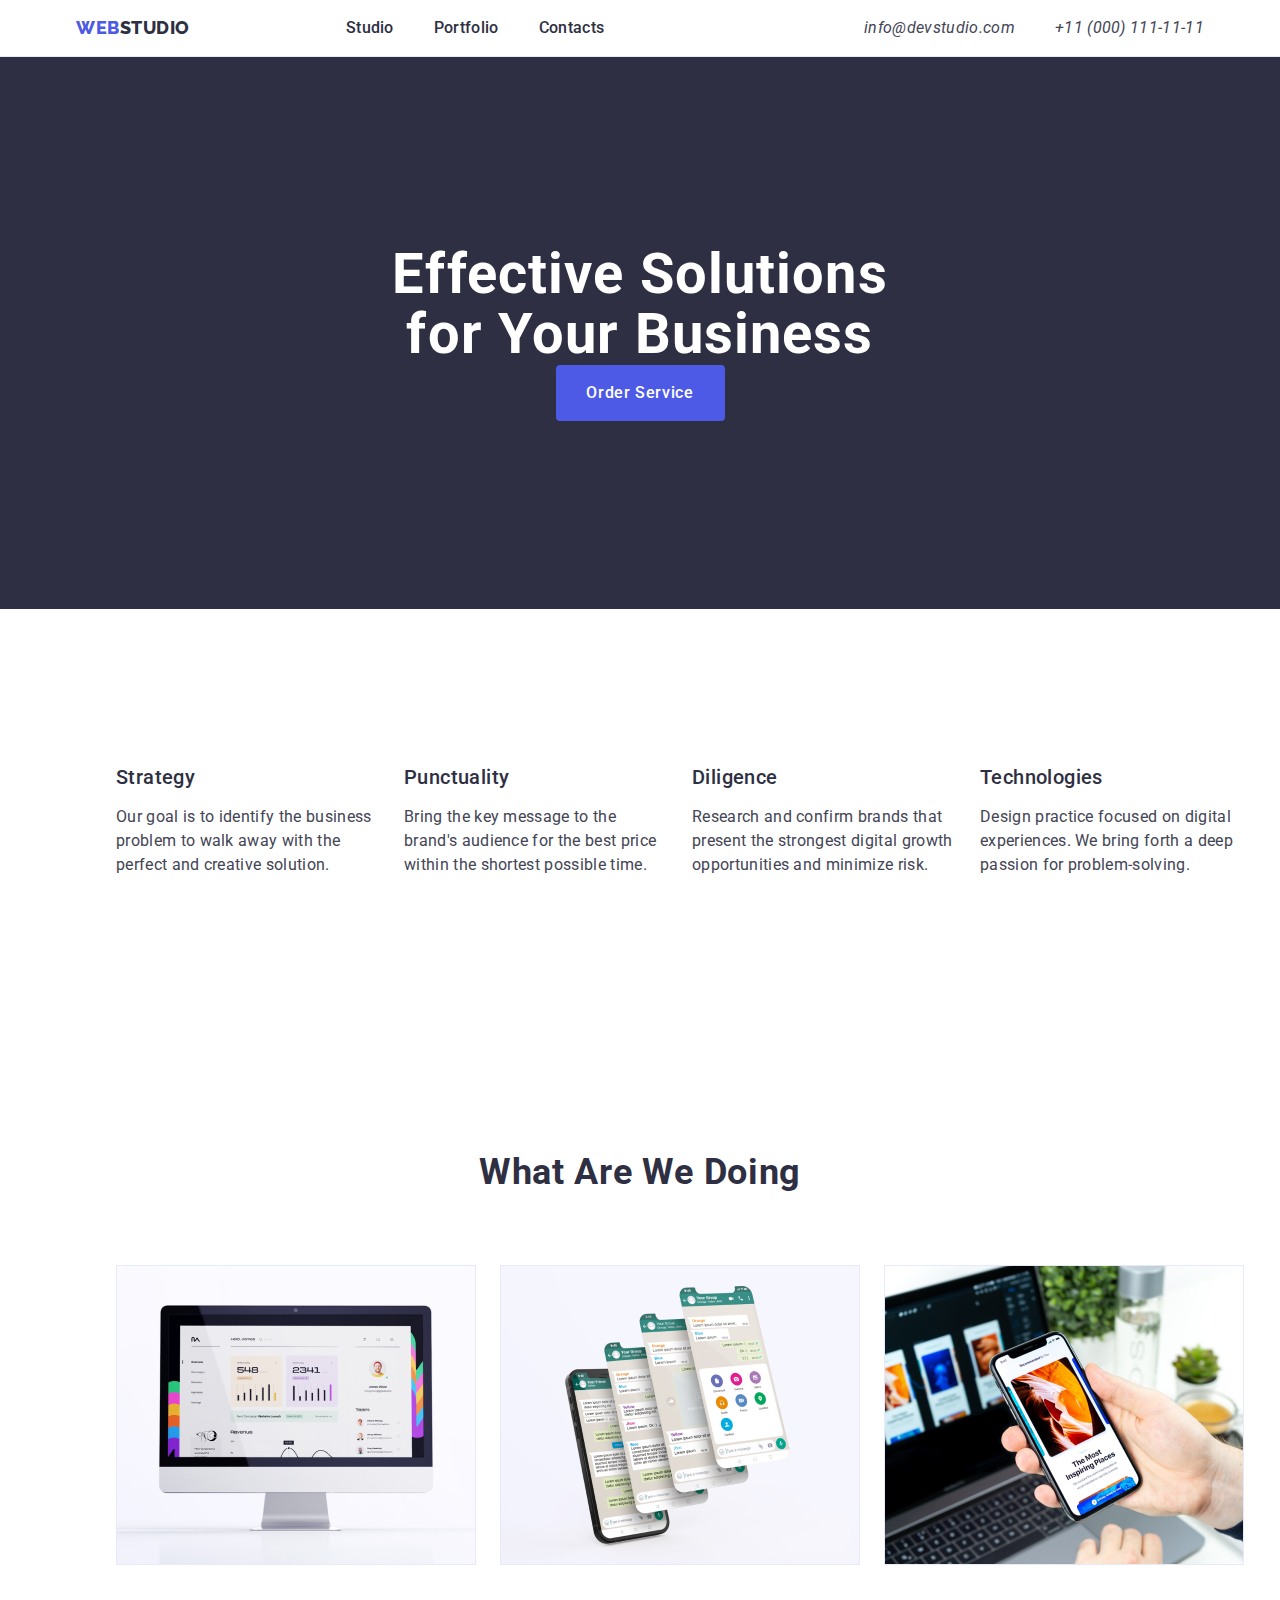
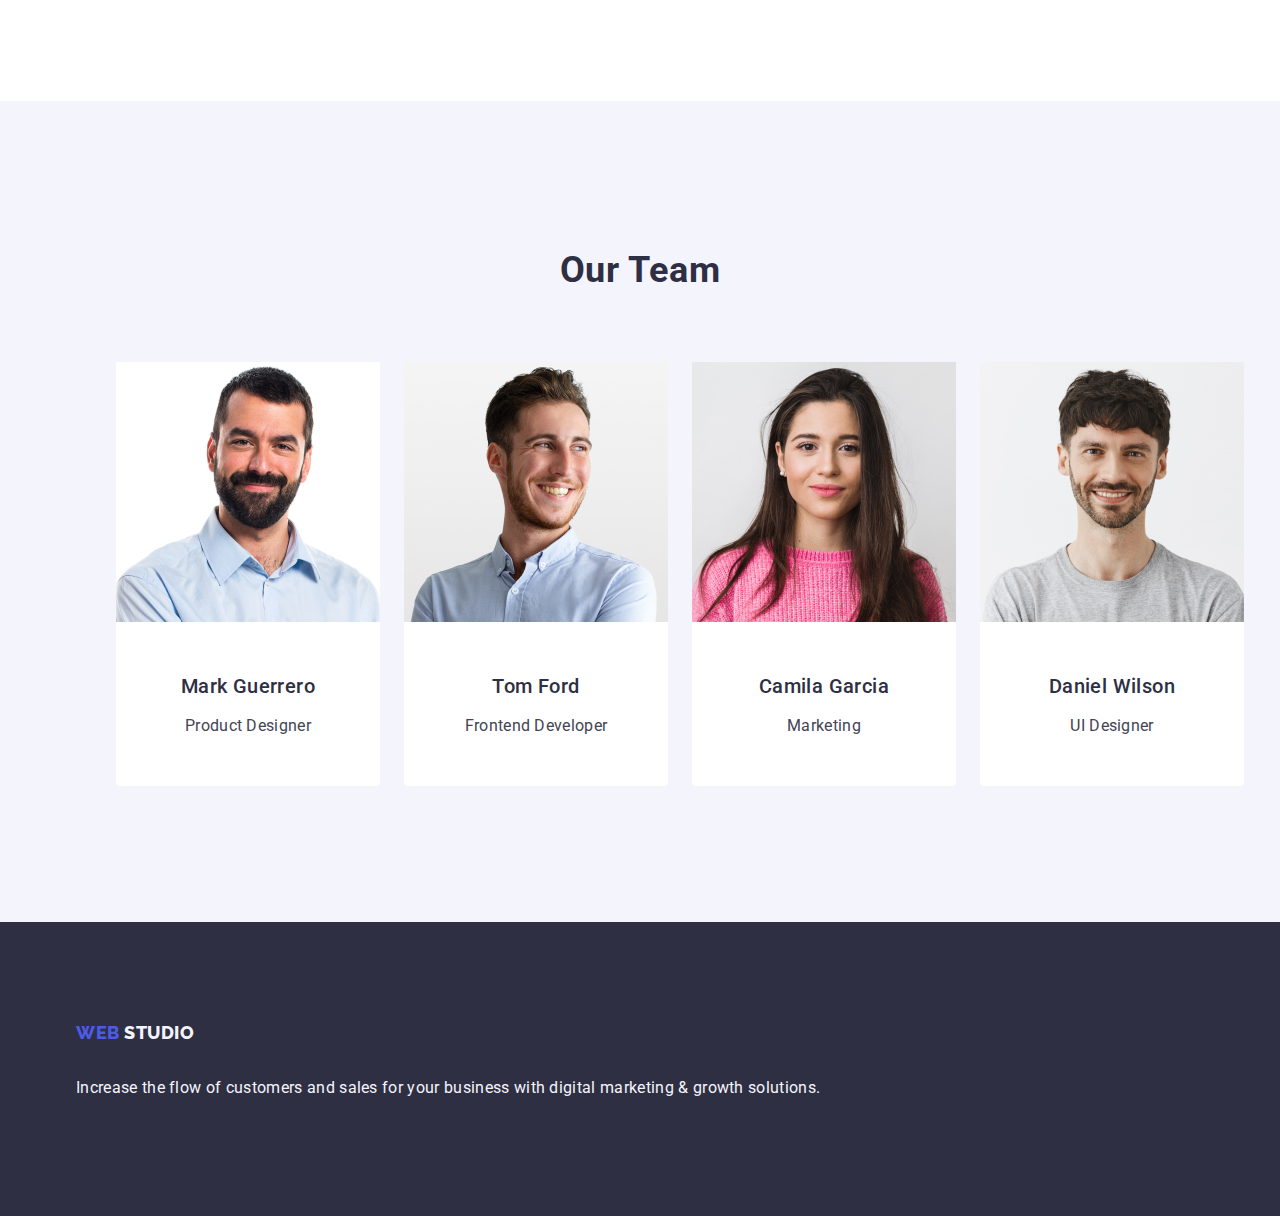
<file: index.html>
<!DOCTYPE html>
<html lang="en">

<head>
  <meta charset="UTF-8">
  <meta name="viewport" content="width=device-width, initial-scale=1.0">
  <title>WEBSTUDIO</title>

  <link rel="stylesheet"
    href="https://cdnjs.cloudflare.com/ajax/libs/modern-normalize/2.0.0/modern-normalize.min.css" />
  <link rel="preconnect" href="https://fonts.googleapis.com">
  <link rel="preconnect" href="https://fonts.gstatic.com" crossorigin>
  <link href="https://fonts.googleapis.com/css2?family=Raleway:wght@700&family=Roboto:wght@400;500;700;900&display=swap"
    rel="stylesheet">

  <link rel="stylesheet" href="./css/styles.css" />
</head>

<body class="project">

  <header class="top-head">
    <!-- LOGO -->
    <div class="topdiv container">
      <nav class="navig">

        <a class="logo link first-logo" href="./index.html">
          Web<span class="logo-studio-dark">Studio</span>
        </a>

        <ul class="list top-line">
          <li> <a class="index link top" href="./index.html">Studio</a></li>
          <li> <a class="index link top" href="./portfolio.html">Portfolio</a></li>
          <li> <a class="index link top" href="">Contacts</a></li>
        </ul>
      </nav>
      <address class="add">
        <ul class="list top-line">
          <li>
            <a class="contact link top" href="mailto:info@devstudio.com">info@devstudio.com</a>
          </li>
          <li>
            <a class="contact link top" href="tel:+110001111111">+11 (000) 111-11-11</a>
          </li>
        </ul>
      </address>
    </div>
  </header>
  <main>
    <!-- Effective Solutions for Your Business -->


    <section class="first section">
      <div class="container">

        <h1 class="title section-title">Effective Solutions for Your Business</h1>

        <button class="btn first-button" type="button">Order Service</button>

      </div>
    </section>


    <section class="second section first-row">
      <div class="container">

        <h2 class="secondtitle visually-hidden">OUR SKILLS</h2>

        <ul class="list first-row-list">
          <li class="last-element">
            <h3 class="titlefour title-first-element">Strategy</h3>
            <p class="firsttitle">Our goal is to identify the business problem to walk away with the perfect and
              creative solution.
            </p>
          </li>
          <li class="last-element">
            <h3 class="titlefour title-first-element">Punctuality</h3>
            <p class="firsttitle">Bring the key message to the brand's audience for the best price within the shortest
              possible time.
            </p>
          </li>
          <li class="last-element">
            <h3 class="titlefour title-first-element">Diligence</h3>
            <p class="firsttitle">Research and confirm brands that present the strongest digital growth opportunities
              and minimize risk.
            </p>
          </li>
          <li class="last-element">
            <h3 class="titlefour title-first-element">Technologies</h3>
            <p class="firsttitle">Design practice focused on digital experiences. We bring forth a deep passion for
              problem-solving.
            </p>
          </li>
        </ul>
      </div>
    </section>

    <section class="section third-section">
      <div class="container">
        <h2 class="titleh title-second-element">What are we doing</h2>
        <ul class="list second-row-list">
          <li class="second-element">
            <img src="./images/computerscreen.jpg" alt="computer" width="360">
          </li>
          <li class="second-element">
            <img src="./images/phoneapp.jpg" alt="screenshot" width="360">
          </li>
          <li class="second-element">
            <img src="./images/phonescreen.jpg" alt="phone and computer" width="360">
          </li>
        </ul>
      </div>
    </section>

    <section class="lastsection section last-row">
      <div class="container">
        <h2 class="team last-title">Our Team</h2>

        <ul class="list last-list">
          <li class="teamp last-element">
            <img src="./images/markguerrero.jpg" alt="Mark Guerrero" width="264">
            <div class="first-name">
              <h3 class="titlefour title-name">Mark Guerrero</h3>
              <p class="firsttitle job">Product Designer</p>
            </div>
          </li>
          <li class="teamp last-element">
            <img src="./images/tomford.jpg" alt="Tom Ford" width="264">
            <div class="first-name">
              <h3 class="titlefour title-name">Tom Ford</h3>
              <p class="firsttitle job">Frontend Developer</p>
            </div>
          </li>
          <li class="teamp last-element">
            <img src="./images/camilagarcia.jpg" alt="Camila Garcia" width="264">
            <div class="first-name">
              <h3 class="titlefour title-name">Camila Garcia</h3>
              <p class="firsttitle job">Marketing</p>
            </div>
          </li>
          <li class="teamp last-element">
            <img src="./images/danielwilson.jpg" alt="Daniel Wilson" width="264">
            <div class="first-name">
              <h3 class="titlefour title-name">Daniel Wilson</h3>
              <p class="firsttitle job">UI Designer</p>
            </div>
          </li>
        </ul>
      </div>
    </section>

  </main>

  <!-- FOOTER SECTION -->
  <footer class="lastpart">
    <div class="container">
      <a class="logo link logo-st" href="./index.html">
        Web <span class="logoc">Studio</span>
      </a>
      <p class="description last-description">Increase the flow of customers and sales for your business with digital
        marketing & growth solutions.</p>
    </div>
  </footer>

</body>

</html>
</file>
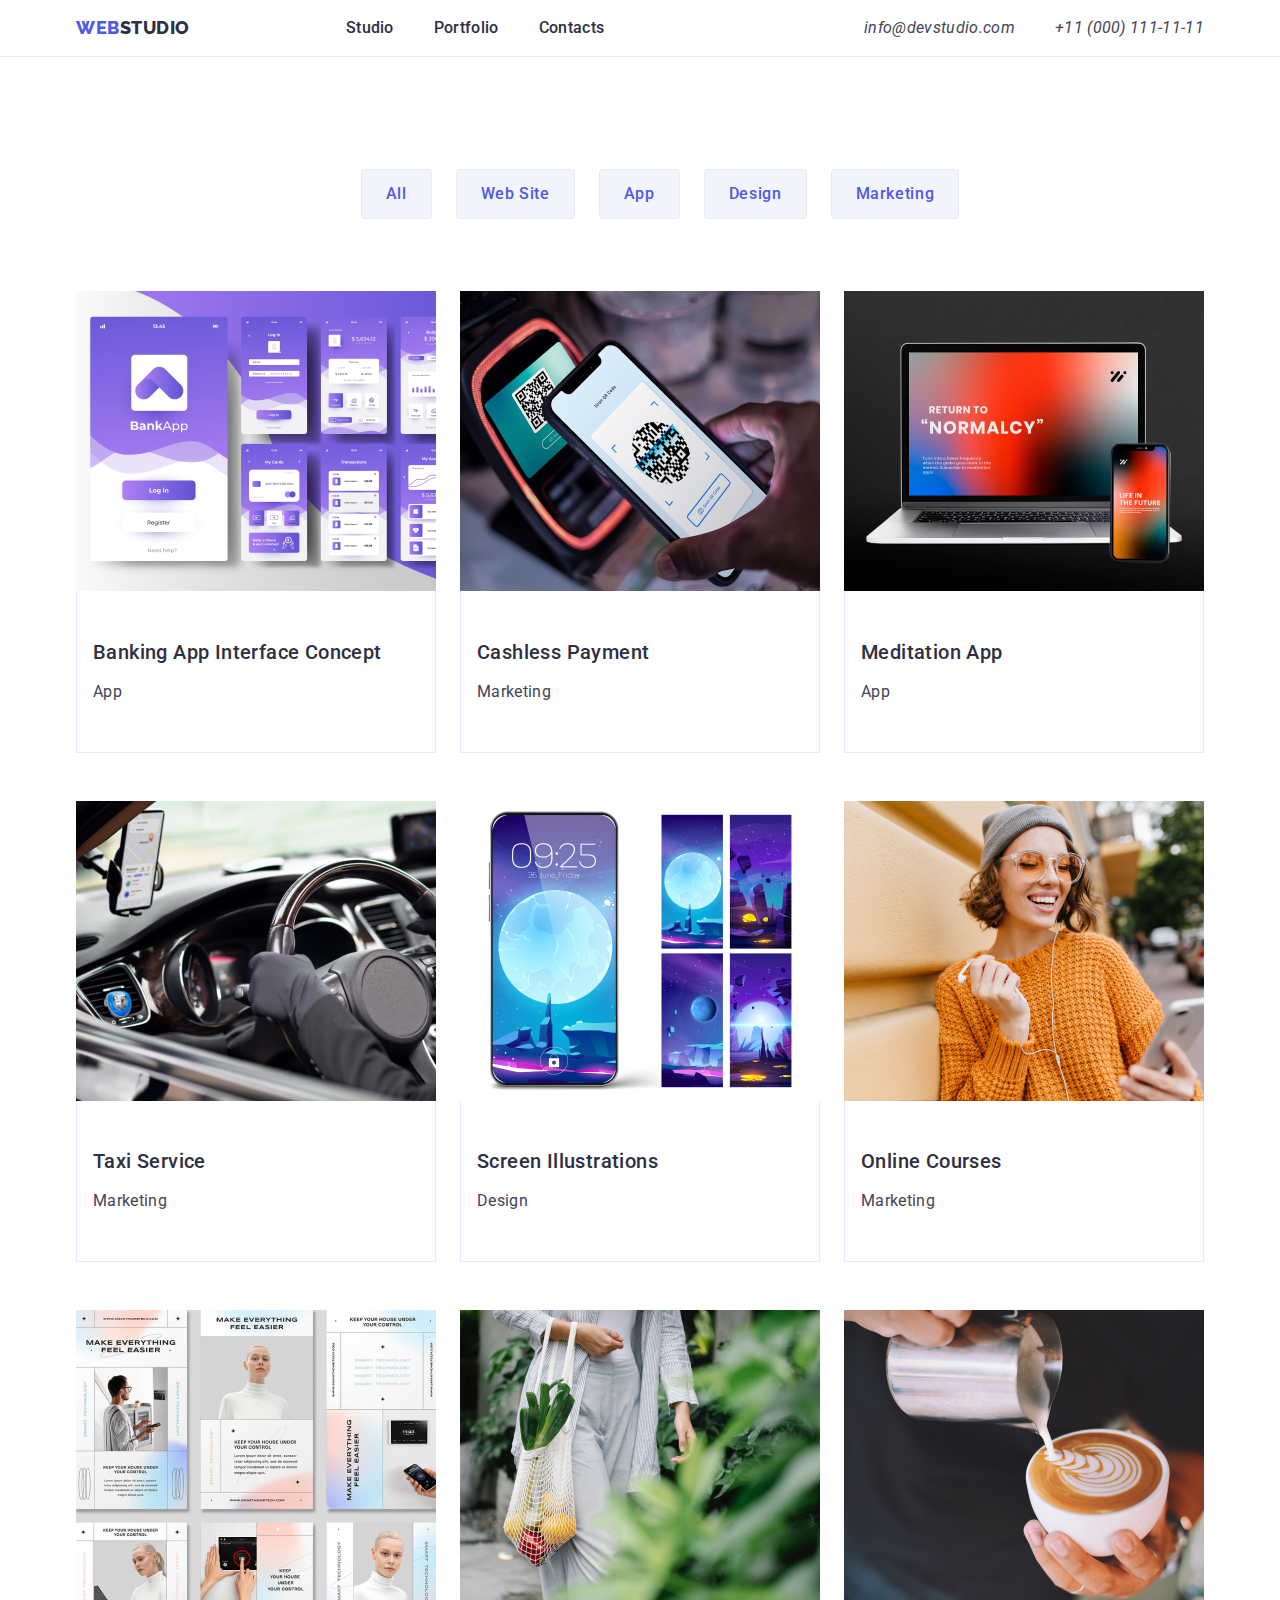
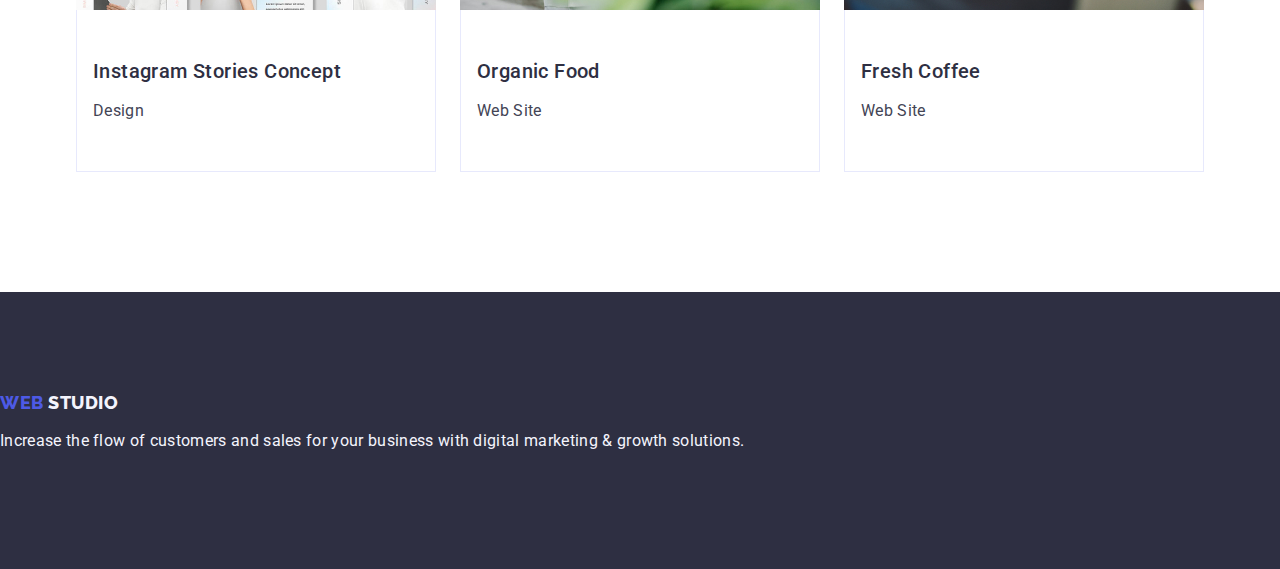
<file: portfolio.html>
<!DOCTYPE html>
<html lang="en">

<head>
  <meta charset="UTF-8">
  <meta name="viewport" content="width=device-width, initial-scale=1.0">
  <title>WEBSTUDIO</title>

  <link rel="stylesheet"
    href="https://cdnjs.cloudflare.com/ajax/libs/modern-normalize/2.0.0/modern-normalize.min.css" />
  <link rel="preconnect" href="https://fonts.googleapis.com">
  <link rel="preconnect" href="https://fonts.gstatic.com" crossorigin>
  <link href="https://fonts.googleapis.com/css2?family=Raleway:wght@700&family=Roboto:wght@400;500;700;900&display=swap"
    rel="stylesheet">

  <link rel="stylesheet" href="./css/styles.css" />
</head>

<body class="project">



  <header class="top-head">
    <div class="topdiv container">
      <nav class="navig">

        <a class="logo link" href="./index.html">
          Web<span class="logo-studio-dark">Studio</span>
        </a>

        <ul class="list top-line">
          <li> <a class="index link top" href="./index.html">Studio</a></li>
          <li> <a class="index link top" href="./portfolio.html">Portfolio</a></li>
          <li> <a class="index link top" href="">Contacts</a></li>
        </ul>
      </nav>
      <address class="add">
        <ul class="list top-line">
          <li>
            <a class="contact link top" href="mailto:info@devstudio.com">info@devstudio.com</a>
          </li>
          <li>
            <a class="contact link top" href="tel:+110001111111">+11 (000) 111-11-11</a>
          </li>
        </ul>
      </address>
    </div>
  </header>

  <!-- FILTERS -->
  <main>
    <section class="section portf-section">
      <div class="container">
        <h1 class="visually-hidden">EXPLORE US</h1>
        <ul class="list main-list">
          <li>
            <button class="firstbtn main-btn" type="button">All</button>
          </li>
          <li>
            <button class="firstbtn main-btn" type="button">Web Site</button>
          </li>
          <li> <button class="firstbtn main-btn" type="button">App</button>
          </li>
          <li>
            <button class="firstbtn main-btn" type="button">Design</button>
          </li>
          <li>
            <button class="firstbtn main-btn" type="button">Marketing</button>
          </li>
        </ul>

        <!-- ROW1 -->

        <ul class="list card-list">
          <li class="card-element">
            <a href="" class="link">
              <img src="./images/bankingapp.jpg" alt="Banking Interface" width="360">
              <div class="app">
                <h2 class="titlefour card-title">Banking App Interface Concept</h2>
                <p class="firsttitle">App</p>
              </div>
            </a>
          </li>
          <li class="card-element">
            <a href="" class="link">
              <img src="./images/cardpayment.jpg" alt="Payment" width="360">
              <div class="app">
                <h2 class="titlefour card-title">Cashless Payment</h2>
                <p class="firsttitle">Marketing</p>
              </div>
            </a>
          </li>
          <li class="card-element">
            <a href="" class="link">
              <img src="./images/computerapp.jpg" alt="App" width="360">
              <div class="app">
                <h2 class="titlefour card-title">Meditation App</h2>
                <p class="firsttitle">App</p>
              </div>
            </a>
          </li>


          <!-- ROW2 -->


          <li class="card-element">
            <a href="" class="link">
              <img src="./images/taxiservice.jpg" alt="Taxi" width="360">
              <div class="app">
                <h2 class="titlefour card-title">Taxi Service</h2>
                <p class="firsttitle">Marketing</p>
              </div>
            </a>
          </li>
          <li class="card-element">
            <a href="" class="link">
              <img src="./images/phonewallpapers.jpg" alt="Phone Screen" width="360">
              <div class="app">
                <h2 class="titlefour card-title">Screen Illustrations</h2>
                <p class="firsttitle">Design</p>
              </div>
            </a>
          </li>
          <li class="card-element">
            <a href="" class="link">
              <img src="./images/onlinecourses.jpg" alt="Online Courses" width="360">
              <div class="app">
                <h2 class="titlefour card-title">Online Courses</h2>
                <p class="firsttitle">Marketing</p>
              </div>
            </a>
          </li>


          <!-- ROW3 -->


          <li class="card-element">
            <a href="" class="link">
              <img src="./images/instagramstoriesconcept.jpg" alt="Instagram Stories" width="360">
              <div class="app">
                <h2 class="titlefour card-title">Instagram Stories Concept</h2>
                <p class="firsttitle">Design</p>
              </div>
            </a>
          </li>
          <li class="card-element">
            <a href="" class="link">
              <img src="./images/organicfood.jpg" alt="Organic Food" width="360">
              <div class="app">
                <h2 class="titlefour card-title">Organic Food</h2>
                <p class="firsttitle">Web Site</p>
              </div>
            </a>
          </li>
          <li class="card-element">
            <a href="" class="link">
              <img src="./images/freshcoffee.jpg" alt="Coffee" width="360">
              <div class="app">
                <h2 class="titlefour card-title">Fresh Coffee</h2>
                <p class="firsttitle">Web Site</p>
              </div>
            </a>
          </li>
        </ul>
      </div>
    </section>
  </main>

  <footer class="lastpart">

    <a class="logo link" href="./index.html">

      Web <span class="logoc">Studio</span>
    </a>
    <p class="description">Increase the flow of customers and sales for your business with digital marketing & growth
      solutions.</p>
  </footer>

</body>

</html>
</file>
<file: css/styles.css>
*,
*::before,
*::after {
    box-sizing: border-box;
}

.navig {
    display: flex;
    margin: 0px;
    padding: 0px;
    align-items: center;
    gap: 40px;

}


.topdiv {
    display: flex;
    justify-content: space-between;

}

.first-button {
    display: block;
    margin: auto;
    min-width: 169px;
    height: 56px;
    border: none;
    background-color: var(--button-color);
    border-radius: 4px;
    cursor: pointer;

}

.top-head {
    border-bottom: 1px solid #e7e9fc;
}

.top-line {
    display: flex;
    justify-content: space-between;
    gap: 40px;
}

img {
    display: block;
}

:root {
    --brand-color: #FFFFFFFF;
    --blue: #4d5ae5;
    --dark-blue: #2e2f42;
    --more-blue: #434455;
    --light-color: #F4F4FD;
    --logo-color: #f4f4f4fd;
    --button-color: #4d5ae5;
    --main-button: #e7e9fc;
}

.container {

    width: 1158px;
    margin: 0 auto;
    padding: 0 15px;
}

.section {
    padding-top: 94px;
    padding-bottom: 94px;
}

body {
    font-family: "Roboto", sans-serif;
    color: #434455;
    background-color: var(--brand-color);
}

.logo {
    font-family: "Raleway", sans-serif;
    font-weight: 800;
    font-size: 18px;
    line-height: 1.17;
    letter-spacing: 0.03em;
    text-transform: uppercase;
    color: var(--blue);
    margin-right: 76px;

}


.link {
    text-decoration: none;
}

.logo-studio-dark {
    color: var(--dark-blue);
}

.list {

    list-style: none;
}


.contacts {
    font-style: normal;
}

.contacts {
    line-height: 1.5;
    letter-spacing: 0.02em;
    color: var(--more-blue);
    font-style: normal;
}

.index {
    font-weight: 500;
    font-size: 16px;
    line-height: 1.5;
    letter-spacing: 0.02em;
    color: var(--dark-blue);
    text-decoration: none;
}

.index:hover {
    color: #404bbf;
}

.index:focus {
    color: #404bbf;
}

.contact {
    color: var(--more-blue);
    line-height: 1.5;
    letter-spacing: 0.02em;
}

.contact:hover {
    color: #404bbf;
}

.contact:focus {
    color: #404bbf;
}

.first {
    color: var(--dark-blue);
    background-color: var(--dark-blue);
    padding: 188px 0;
}

.title {
    font-size: 56px;
    line-height: 1.07;
    text-align: center;
    letter-spacing: 0.02em;
    color: #ffffff;
}

.section-title {

    max-width: 496px;
    margin: auto;
}

.btn {

    font-family: "Roboto", sans-serif;
    font-weight: 500;
    font-size: 16px;
    line-height: 1.5;
    letter-spacing: 0.04em;
    color: #ffffff;

}

.btn:hover {
    background-color: #404bbf;
}

.btn:focus {
    background-color: #404bbf;
}

.btn {
    cursor: pointer;
}

.titlefour {
    font-weight: 500;
    font-size: 20px;
    line-height: 1.2;
    letter-spacing: 0.02em;
    color: var(--dark-blue);
}

.firsttitle {
    line-height: 1.5;
    letter-spacing: 0.02em;
    font-size: 16px;
}

.titleh {
    font-size: 36px;
    line-height: 1.11;
    text-align: center;
    letter-spacing: 0.02em;
    text-transform: capitalize;
    color: var(--dark-blue);
}


.lastsection {
    background-color: #F4F4FD;
}

.team {
    font-size: 36px;
    line-height: 1.11;
    text-align: center;
    letter-spacing: 0.02em;
    text-transform: capitalize;
    color: var(--dark-blue);
}

.ord {
    background-color: #FFFFFFFF;
}

.lastpart {
    background-color: var(--dark-blue);
    padding: 100px 0;
}

.description {
    line-height: 1.5;
    color: var(--light-color);
    letter-spacing: 0.02em;
}

.custom-class {
    font-weight: 500;
    font-size: 20px;
    line-height: 1.2;
    letter-spacing: 0.02em;
    color: var(--dark-blue);
}

.teamp {
    background-color: #FFFFFFFF;
}

.firsttitle {
    color: var(--more-blue)
}

.logoc {
    color: #f4f4fd;
}

.firstbtn {
    font-family: "Roboto", sans-serif;
    font-weight: 500;
    font-size: 16px;
    line-height: 1.5;
    letter-spacing: 0.04em;
    color: var(--button-color);
    background-color: var(--light-color);
}

.firstbtn:hover {
    color: #FFFFFFFF;
    background-color: #404bbf;
}

.firstbtn:focus {
    color: #FFFFFFFF;
    background-color: #404bbf;
}

.firstbtn {
    cursor: pointer;
}

.first-row {
    padding-top: 120px;
    padding-bottom: 120px;
}

.hidden-title {
    visibility: hidden;
    height: 1px;
    overflow: hidden;
    position: absolute;
    white-space: nowrap;
    width: 1px;
}

.first-row-list {
    display: flex;
    gap: 24px;
}



.title-first-element {
    margin-bottom: 8px;
}

.third-section {
    padding-bottom: 120px;
}

.title-second-element {
    margin-bottom: 72px;
}

.second-row-list {
    display: flex;
    gap: 24px;
}



.last-row {
    display: flex;
    padding: 120px 0;
}

.last-title {
    margin-bottom: 72px;
}

.last-list {
    display: flex;
    gap: 24px;
}

.last-element {

    border-top-left-radius: 0px;
    border-top-right-radius: 0px;
    border-bottom-right-radius: 4px;
    border-bottom-left-radius: 4px;
}

.first-name {
    padding: 32px 0;
}

.title-name {
    text-align: center;
    margin-bottom: 8px;
}

.job {
    text-align: center;
}

.logo-st {
    display: inline-block;
    margin-bottom: 16px;
}

.last-decription {
    max-width: 264px;
}


.portf-section {
    padding-top: 96px;
    padding-bottom: 120px;
}

.main-list {
    display: flex;
    justify-content: center;
    gap: 24px;
    margin-bottom: 72px;
}

.main-btn {
    border: 1px solid var(--main-button);
    border-radius: 4px;
    padding: 12px 24px;
}

.main-btn:hover {
    border: 1px solid transparent;
}

.main-btn:focus {
    border: 1px solid transparent;

}

.card-list {
    display: flex;
    flex-wrap: wrap;
    column-gap: 24px;
    row-gap: 48px;
    flex-basis: calc((100% - 48px) /3);
    margin-top: 0px;
    margin-bottom: 0px;
    padding-left: 0px;
    padding-right: 0px;
}



.app {
    padding: 32px 16px;
    border: 1px solid #e7e9fc;
    border-top: none;
}

.card-title {
    margin-bottom: 8px;
}



.top {
    padding: 24px 0;
}

.visually-hidden {
    position: absolute;
    width: 1px;
    height: 1px;
    margin: -1px;
    border: 0;
    padding: 0;
    white-space: nowrap;
    clip-path: inset(100%);
    clip: rect(0 0 0 0);
    overflow: hidden;
}

.last-element {
    width: 100%;
    min-width: 264px;
}
</file>
